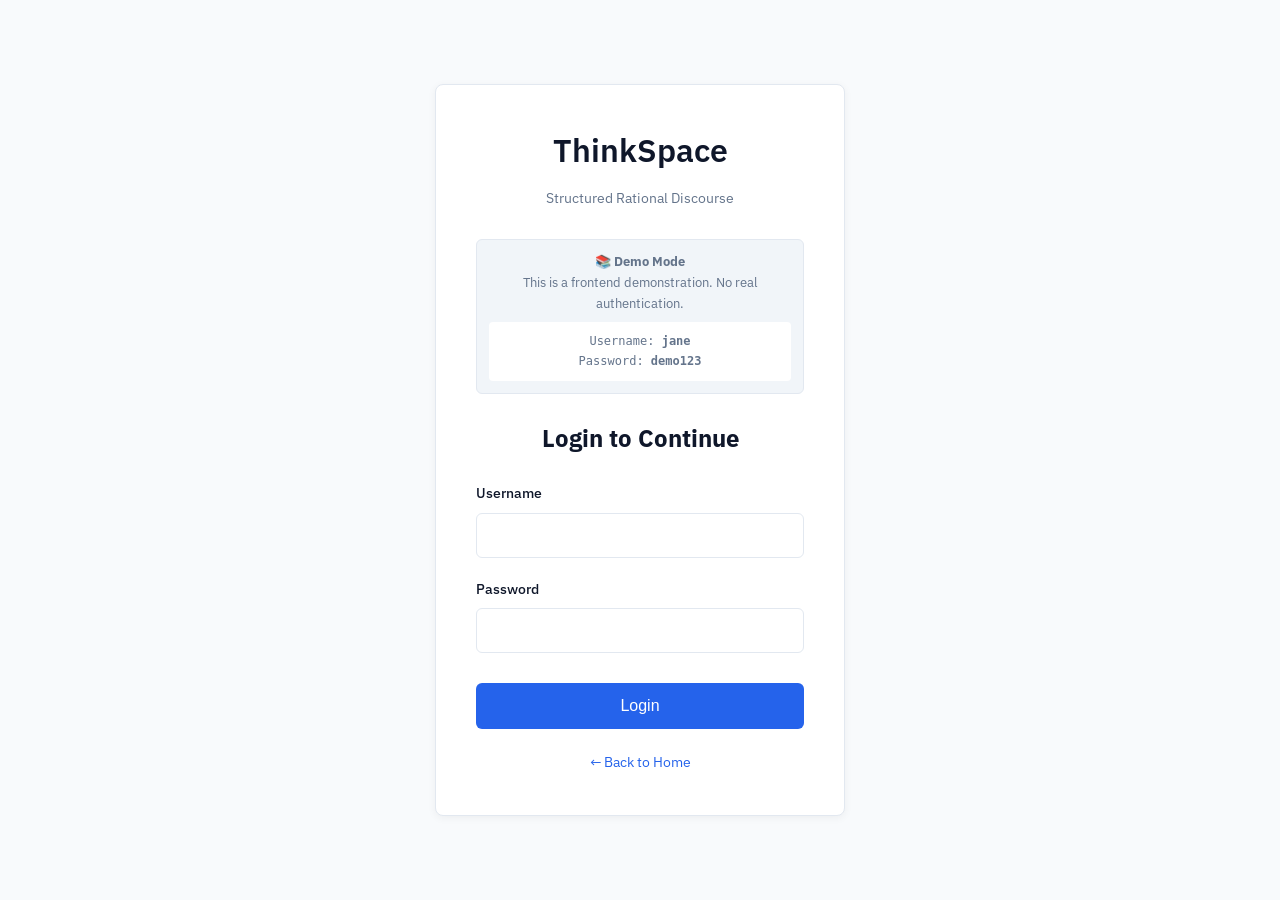
<file: index.html>
<!DOCTYPE html>
<html lang="en">
<head>
    <meta charset="UTF-8">
    <meta name="viewport" content="width=device-width, initial-scale=1.0">
    <title>Login - ThinkSpace</title>
    <link href="https://fonts.googleapis.com/css2?family=IBM+Plex+Sans:wght@400;500;600&display=swap" rel="stylesheet">
    <link rel="stylesheet" href="login-styles.css">
</head>
<body>
    <div class="login-container">
        <div class="login-card">
            <div class="logo-section">
                <div class="logo">ThinkSpace</div>
                <div class="logo-subtitle">Structured Rational Discourse</div>
            </div>

            <div class="demo-notice">
                <strong>📚 Demo Mode</strong><br>
                This is a frontend demonstration. No real authentication.
                <div class="demo-credentials">
                    Username: <strong>jane</strong><br>
                    Password: <strong>demo123</strong>
                </div>
            </div>

            <h2>Login to Continue</h2>

            <div class="error-message" id="errorMsg">
                Invalid username or password
            </div>

            <form id="loginForm">
                <div class="form-group">
                    <label for="username">Username</label>
                    <input type="text" id="username" name="username" required>
                </div>

                <div class="form-group">
                    <label for="password">Password</label>
                    <input type="password" id="password" name="password" required>
                </div>

                <button type="submit" class="login-btn">Login</button>
            </form>

            <div class="back-link">
                <a href="thinkspace.html">← Back to Home</a>
            </div>
        </div>
    </div>

    <script>
        const DEMO_USERS = {
            'jane': 'demo123',
            'admin': 'admin123'
        };

        window.onload = function() {
            const loggedInUser = localStorage.getItem('loggedInUser');
            if (loggedInUser) {
                window.location.href = 'profile.html';
            }
        };

        document.getElementById('loginForm').addEventListener('submit', function(e) {
            e.preventDefault();
            
            const username = document.getElementById('username').value.trim();
            const password = document.getElementById('password').value;
            const errorMsg = document.getElementById('errorMsg');

            if (DEMO_USERS[username] && DEMO_USERS[username] === password) {
                localStorage.setItem('loggedInUser', username);
                localStorage.setItem('loginTime', new Date().toISOString());
                
                window.location.href = 'profile.html';
            } else {
                errorMsg.classList.add('show');
                
                document.getElementById('loginForm').style.animation = 'shake 0.3s';
                setTimeout(() => {
                    document.getElementById('loginForm').style.animation = '';
                }, 300);
            }
        });

        document.getElementById('username').addEventListener('input', function() {
            document.getElementById('errorMsg').classList.remove('show');
        });

        document.getElementById('password').addEventListener('input', function() {
            document.getElementById('errorMsg').classList.remove('show');
        });
    </script>

    <style>
        @keyframes shake {
            0%, 100% { transform: translateX(0); }
            25% { transform: translateX(-10px); }
            75% { transform: translateX(10px); }
        }
    </style>
</body>
</html>
</file>
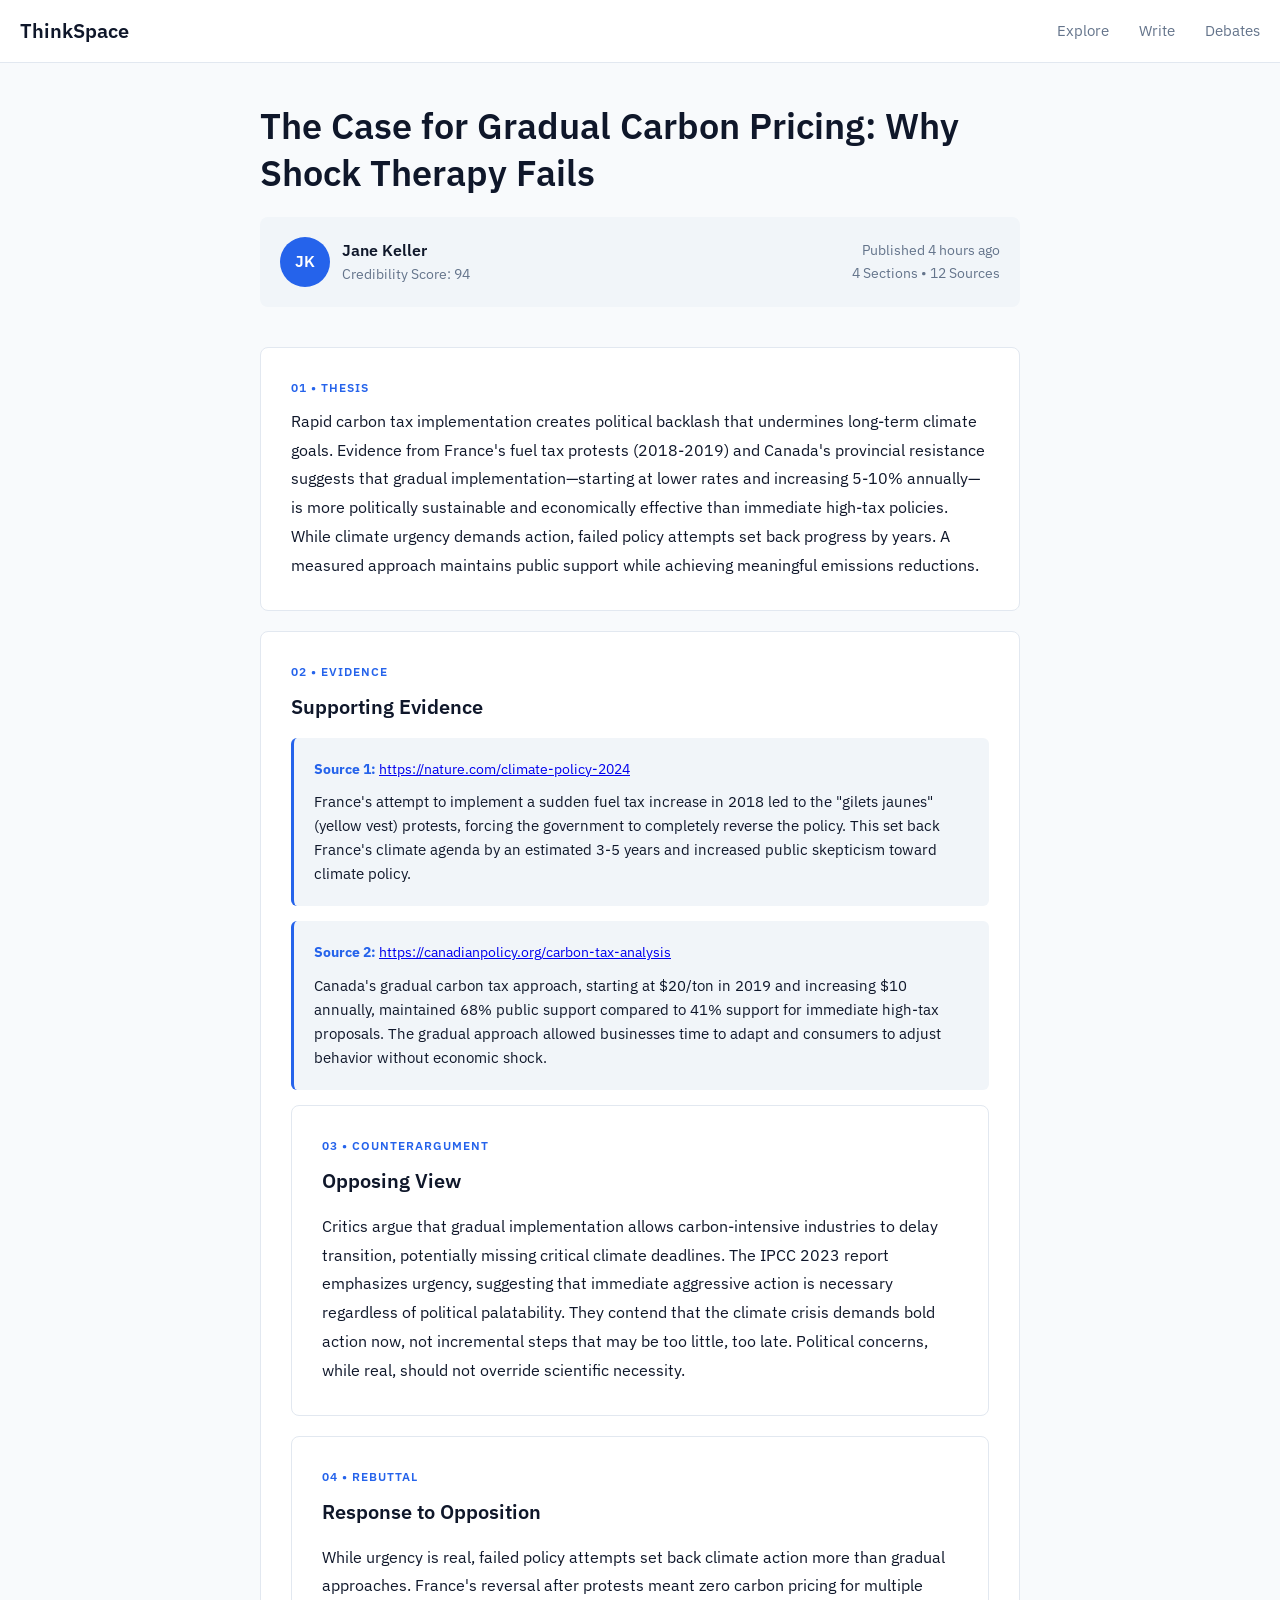
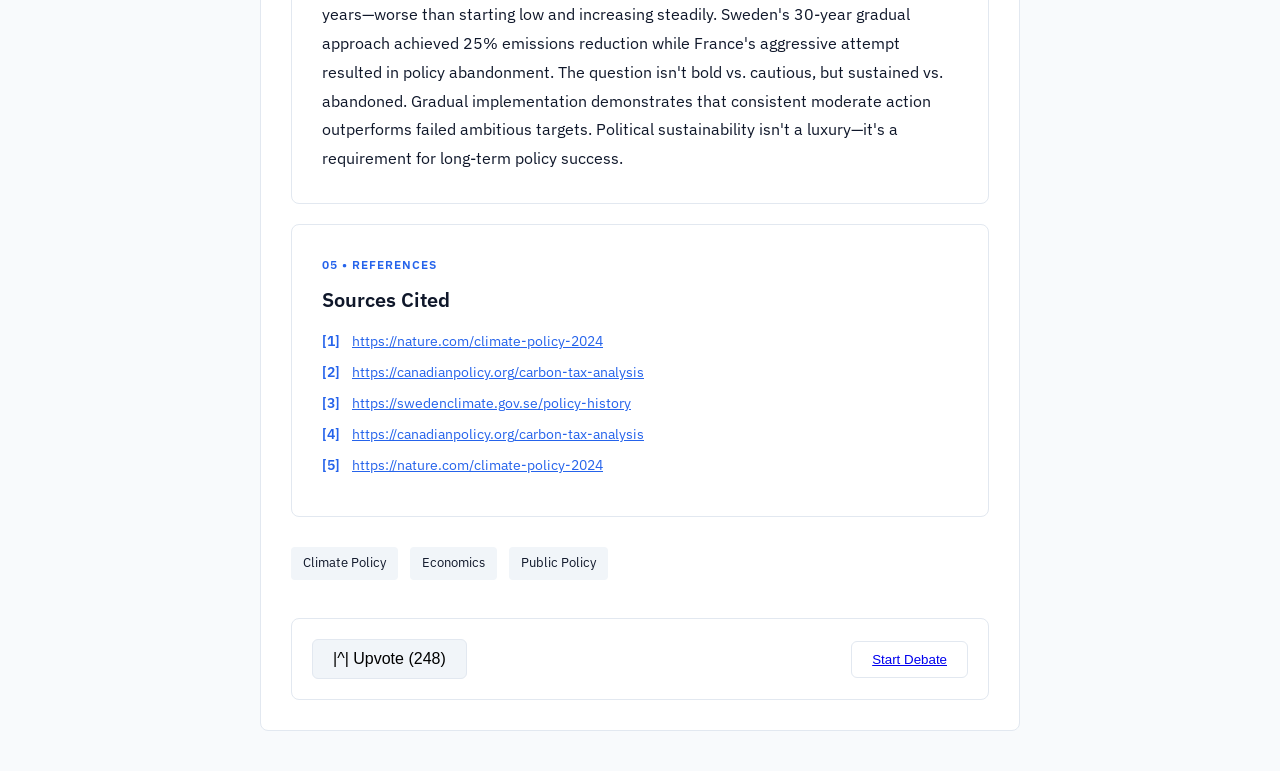
<file: article.html>
<!DOCTYPE html>
<html lang="en">
<head>
    <meta charset="UTF-8">
    <meta name="viewport" content="width=device-width, initial-scale=1.0">
    <title>Article - ThinkSpace</title>
    <link href="https://fonts.googleapis.com/css2?family=IBM+Plex+Sans:wght@400;500;600&display=swap" rel="stylesheet">
    <link rel="stylesheet" href="article-styles.css">
</head>
<body>
    <nav>
        <div class="nav-container">
            <a href="thinkspace.html" class="logo">ThinkSpace</a>
            <div class="nav-links">
                <a href="thinkspace.html">Explore</a>
                <a href="editor.html">Write</a>
                <a href="Debates.html">Debates</a>
            </div>
        </div>
    </nav>

    <div class="article-container">
        <div class="article-header">
            <h1 class="article-title">The Case for Gradual Carbon Pricing: Why Shock Therapy Fails</h1>
            
            <div class="article-meta">
                <div class="author-section">
                    <div class="author-avatar">JK</div>
                    <div>
                        <div class="author-name">Jane Keller</div>
                        <div class="author-cred">Credibility Score: 94</div>
                    </div>
                </div>
                <div class="article-stats">
                    <div>Published 4 hours ago</div>
                    <div>4 Sections • 12 Sources</div>
                </div>
            </div>
        </div>

        <div class="section">
            <div class="section-label">01 • Thesis</div>
            <div class="section-content">
                <p>Rapid carbon tax implementation creates political backlash that undermines long-term climate goals. Evidence from France's fuel tax protests (2018-2019) and Canada's provincial resistance suggests that gradual implementation—starting at lower rates and increasing 5-10% annually—is more politically sustainable and economically effective than immediate high-tax policies. While climate urgency demands action, failed policy attempts set back progress by years. A measured approach maintains public support while achieving meaningful emissions reductions.</p>
            </div>
        </div>

        <div class="section">
            <div class="section-label">02 • Evidence</div>
            <h2 class="section-title">Supporting Evidence</h2>
            
            <div class="evidence-block">
                <div class="evidence-source">
                    <strong>Source 1:</strong> <a href="#">https://nature.com/climate-policy-2024</a>
                </div>
                <div class="evidence-text">
                    France's attempt to implement a sudden fuel tax increase in 2018 led to the "gilets jaunes" (yellow vest) protests, forcing the government to completely reverse the policy. This set back France's climate agenda by an estimated 3-5 years and increased public skepticism toward climate policy.
                </div>
            </div>

            <div class="evidence-block">
                <div class="evidence-source">
                    <strong>Source 2:</strong> <a href="#">https://canadianpolicy.org/carbon-tax-analysis</a>
                </div>
                <div class="evidence-text">
                    Canada's gradual carbon tax approach, starting at $20/ton in 2019 and increasing $10 annually, maintained 68% public support compared to 41% support for immediate high-tax proposals. The gradual approach allowed businesses time to adapt and consumers to adjust behavior without economic shock.
                </div>
            </div>

        <div class="section">
            <div class="section-label">03 • Counterargument</div>
            <h2 class="section-title">Opposing View</h2>
            <div class="section-content">
                <p>Critics argue that gradual implementation allows carbon-intensive industries to delay transition, potentially missing critical climate deadlines. The IPCC 2023 report emphasizes urgency, suggesting that immediate aggressive action is necessary regardless of political palatability. They contend that the climate crisis demands bold action now, not incremental steps that may be too little, too late. Political concerns, while real, should not override scientific necessity.</p>
            </div>
        </div>

        <div class="section">
            <div class="section-label">04 • Rebuttal</div>
            <h2 class="section-title">Response to Opposition</h2>
            <div class="section-content">
                <p>While urgency is real, failed policy attempts set back climate action more than gradual approaches. France's reversal after protests meant zero carbon pricing for multiple years—worse than starting low and increasing steadily. Sweden's 30-year gradual approach achieved 25% emissions reduction while France's aggressive attempt resulted in policy abandonment. The question isn't bold vs. cautious, but sustained vs. abandoned. Gradual implementation demonstrates that consistent moderate action outperforms failed ambitious targets. Political sustainability isn't a luxury—it's a requirement for long-term policy success.</p>
            </div>
        </div>

        <div class="section">
            <div class="section-label">05 • References</div>
            <h2 class="section-title">Sources Cited</h2>
            <ol class="reference-list">
                <li><a href="#">https://nature.com/climate-policy-2024</a></li>
                <li><a href="#">https://canadianpolicy.org/carbon-tax-analysis</a></li>
                <li><a href="#">https://swedenclimate.gov.se/policy-history</a></li>
                <li><a href="#">https://canadianpolicy.org/carbon-tax-analysis</a></li>
                <li><a href="#">https://nature.com/climate-policy-2024</a></li>
            </ol>
        </div>

        <div class="tags-section">
            <span class="tag">Climate Policy</span>
            <span class="tag">Economics</span>
            <span class="tag">Public Policy</span>
        </div>

        <div class="action-bar">
            <button class="upvote-btn">|^| Upvote (248)</button>
            <button class="share-btn" id="debate"><a href="Debates.html">Start Debate</a></button>
        </div>
    </div>

    <script>
        document.getElementById('profileLink').addEventListener('click', function(e) {
            e.preventDefault();
            const loggedInUser = localStorage.getItem('loggedInUser');
            
            if (loggedInUser) {
                window.location.href = 'profile.html';
            } else {
                window.location.href = 'index..html';
            }
        });
    </script>
</body>
</html>
</file>
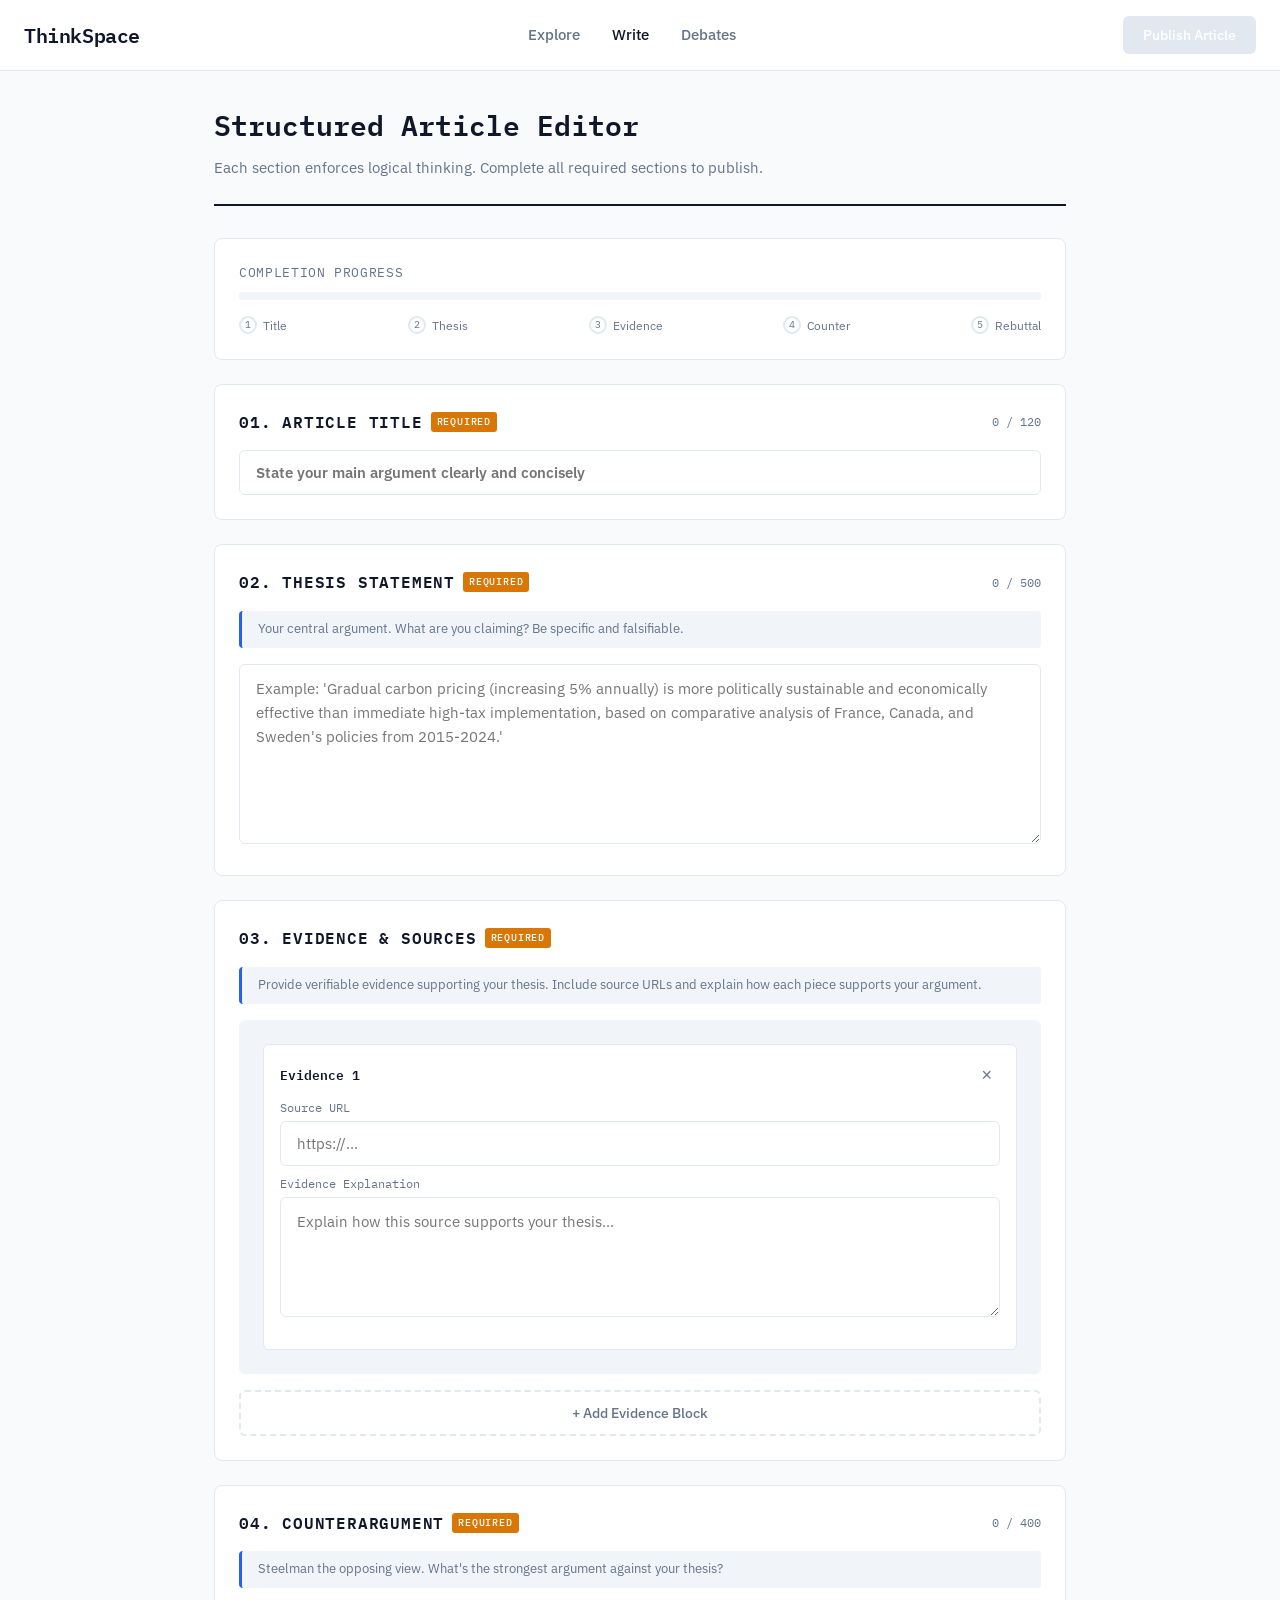
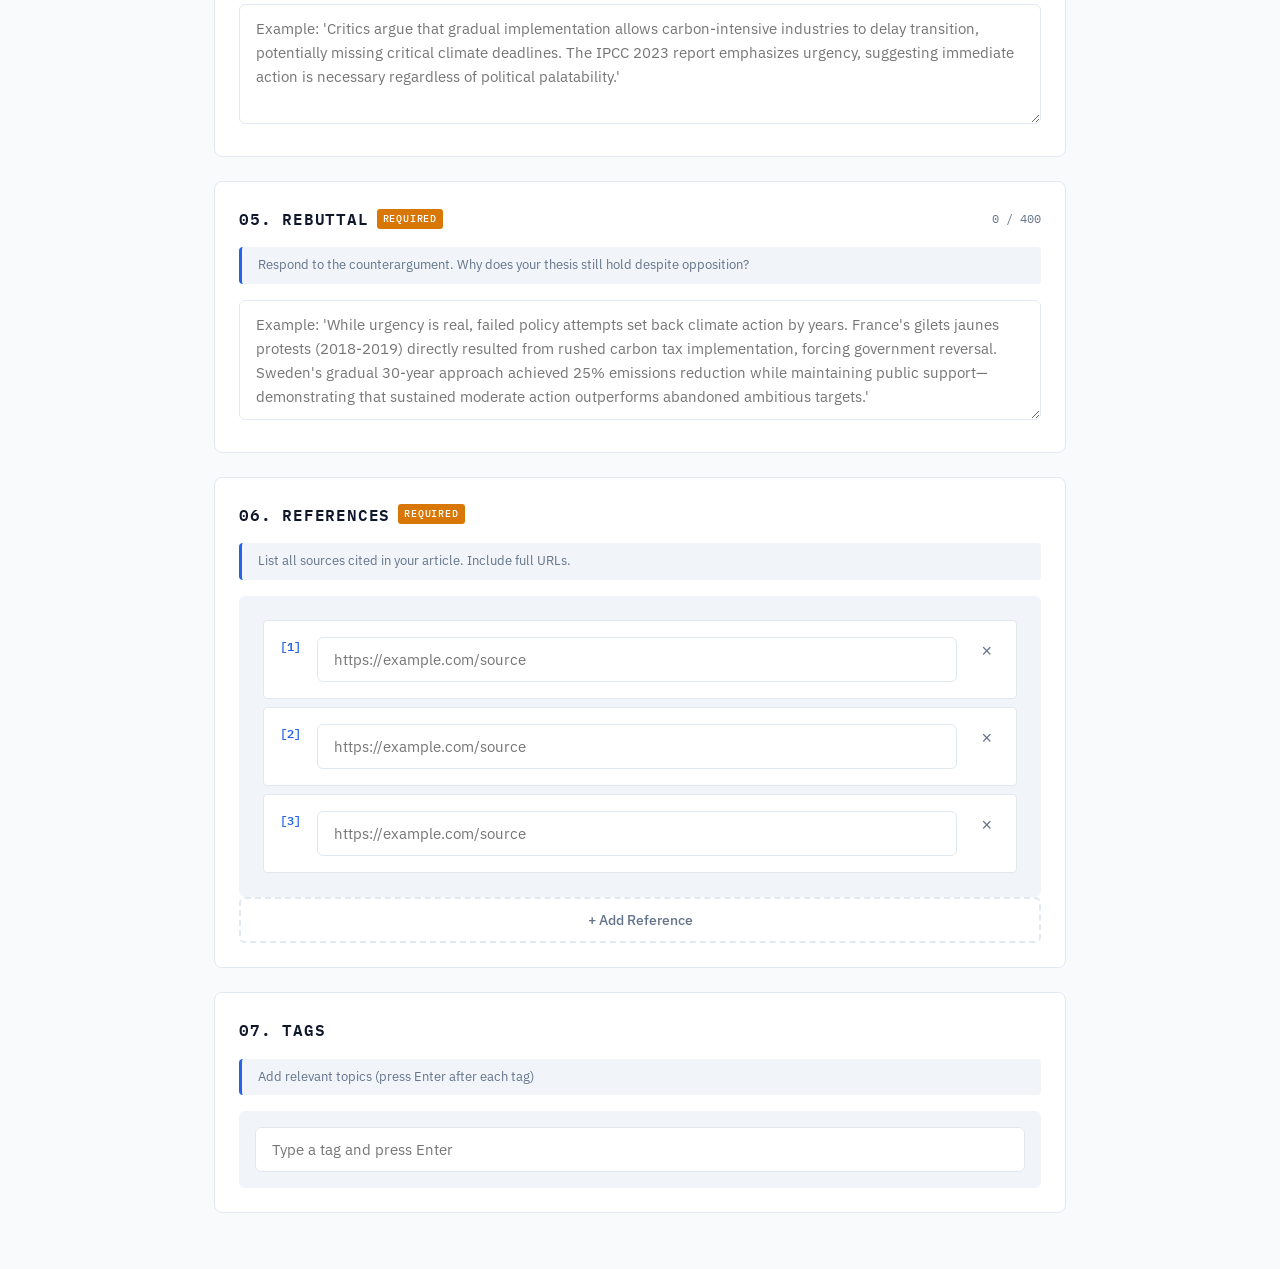
<file: editor.html>
<!DOCTYPE html>
<html lang="en">
<head>
    <meta charset="UTF-8">
    <meta name="viewport" content="width=device-width, initial-scale=1.0">
    <title>Write - ThinkSpace</title>
    <link rel="preconnect" href="https://fonts.googleapis.com">
    <link rel="preconnect" href="https://fonts.gstatic.com" crossorigin>
    <link href="https://fonts.googleapis.com/css2?family=IBM+Plex+Sans:wght@400;500;600&family=IBM+Plex+Mono:wght@400;500&display=swap" rel="stylesheet">
    <style>
        :root {
            --deep-slate: #0F172A;
            --soft-white: #F8FAFC;
            --muted-blue: #2563EB;
            --light-gray: #F1F5F9;
            --border-gray: #E2E8F0;
            --text-gray: #64748B;
            --success-green: #059669;
            --warning-amber: #D97706;
            --spacing-xs: 8px;
            --spacing-sm: 16px;
            --spacing-md: 24px;
            --spacing-lg: 32px;
        }

        * {
            margin: 0;
            padding: 0;
            box-sizing: border-box;
        }

        body {
            font-family: 'IBM Plex Sans', -apple-system, sans-serif;
            background: var(--soft-white);
            color: var(--deep-slate);
            line-height: 1.6;
        }

        

        nav {
            background: white;
            border-bottom: 1px solid var(--border-gray);
            padding: var(--spacing-sm) 0;
        }

        .nav-container {
            max-width: 1400px;
            margin: 0 auto;
            padding: 0 var(--spacing-md);
            display: flex;
            justify-content: space-between;
            align-items: center;
        }

        .logo {
            font-size: 20px;
            font-weight: 600;
            color: var(--deep-slate);
            letter-spacing: -0.02em;
            font-family: 'IBM Plex Mono', monospace;
        }

        .nav-links {
            display: flex;
            gap: var(--spacing-lg);
            align-items: center;
        }

        .nav-links a {
            color: var(--text-gray);
            text-decoration: none;
            font-size: 15px;
            font-weight: 500;
            transition: color 0.2s;
        }

        .nav-links a:hover,
        .nav-links a.active {
            color: var(--deep-slate);
        }

        .nav-right {
            display: flex;
            gap: var(--spacing-sm);
            align-items: center;
        }

        .save-btn {
            background: var(--muted-blue);
            color: white;
            border: none;
            padding: 10px 20px;
            border-radius: 6px;
            font-weight: 500;
            cursor: pointer;
            transition: all 0.2s;
            font-family: 'IBM Plex Sans', sans-serif;
            font-size: 14px;
        }

        .save-btn:hover {
            background: #1e40af;
            transform: translateY(-1px);
        }

        .save-btn:disabled {
            background: var(--border-gray);
            cursor: not-allowed;
            transform: none;
        }

        

        .editor-container {
            max-width: 900px;
            margin: 0 auto;
            padding: var(--spacing-lg) var(--spacing-md);
        }

        
        .editor-header {
            margin-bottom: var(--spacing-lg);
            padding-bottom: var(--spacing-md);
            border-bottom: 2px solid var(--deep-slate);
        }

        .editor-title {
            font-size: 28px;
            font-weight: 600;
            color: var(--deep-slate);
            margin-bottom: var(--spacing-xs);
            font-family: 'IBM Plex Mono', monospace;
        }

        .editor-subtitle {
            color: var(--text-gray);
            font-size: 15px;
        }

        


        .progress-container {
            background: white;
            border: 1px solid var(--border-gray);
            border-radius: 8px;
            padding: var(--spacing-md);
            margin-bottom: var(--spacing-md);
        }

        .progress-label {
            font-size: 13px;
            color: var(--text-gray);
            margin-bottom: var(--spacing-xs);
            font-family: 'IBM Plex Mono', monospace;
            text-transform: uppercase;
            letter-spacing: 0.05em;
        }

        .progress-bar {
            height: 8px;
            background: var(--light-gray);
            border-radius: 4px;
            overflow: hidden;
        }

        .progress-fill {
            height: 100%;
            background: var(--muted-blue);
            width: 0%;
            transition: width 0.3s ease;
        }

        .progress-steps {
            display: flex;
            justify-content: space-between;
            margin-top: var(--spacing-sm);
            font-size: 12px;
        }

        .step {
            color: var(--text-gray);
            display: flex;
            align-items: center;
            gap: 6px;
        }

        .step.complete {
            color: var(--success-green);
        }

        .step-icon {
            width: 18px;
            height: 18px;
            border-radius: 50%;
            border: 2px solid var(--border-gray);
            display: flex;
            align-items: center;
            justify-content: center;
            font-size: 10px;
        }

        .step.complete .step-icon {
            background: var(--success-green);
            border-color: var(--success-green);
            color: white;
        }

        

        .section-card {
            background: white;
            border: 1px solid var(--border-gray);
            border-radius: 8px;
            padding: var(--spacing-md);
            margin-bottom: var(--spacing-md);
            transition: all 0.3s;
        }

        .section-card.focused {
            border-color: var(--muted-blue);
            box-shadow: 0 4px 12px rgba(37, 99, 235, 0.1);
        }

        .section-header {
            display: flex;
            justify-content: space-between;
            align-items: center;
            margin-bottom: var(--spacing-sm);
        }

        .section-title {
            font-size: 16px;
            font-weight: 600;
            color: var(--deep-slate);
            font-family: 'IBM Plex Mono', monospace;
            text-transform: uppercase;
            letter-spacing: 0.05em;
            display: flex;
            align-items: center;
            gap: 8px;
        }

        .required-badge {
            background: var(--warning-amber);
            color: white;
            font-size: 10px;
            padding: 2px 6px;
            border-radius: 3px;
            font-weight: 500;
        }

        .char-count {
            font-size: 12px;
            color: var(--text-gray);
            font-family: 'IBM Plex Mono', monospace;
        }

        .section-description {
            font-size: 13px;
            color: var(--text-gray);
            margin-bottom: var(--spacing-sm);
            background: var(--light-gray);
            padding: var(--spacing-xs) var(--spacing-sm);
            border-radius: 4px;
            border-left: 3px solid var(--muted-blue);
        }

        

        input[type="text"],
        textarea {
            width: 100%;
            padding: 12px 16px;
            border: 1px solid var(--border-gray);
            border-radius: 6px;
            font-family: 'IBM Plex Sans', sans-serif;
            font-size: 15px;
            color: var(--deep-slate);
            background: white;
            transition: all 0.2s;
            resize: vertical;
        }

        input[type="text"]:focus,
        textarea:focus {
            outline: none;
            border-color: var(--muted-blue);
            box-shadow: 0 0 0 3px rgba(37, 99, 235, 0.1);
        }

        .input-large {
            font-size: 20px;
            font-weight: 600;
            padding: 16px;
        }

        textarea {
            min-height: 120px;
            line-height: 1.6;
        }

        textarea.tall {
            min-height: 180px;
        }

        
        .evidence-container {
            background: var(--light-gray);
            padding: var(--spacing-md);
            border-radius: 6px;
            margin-bottom: var(--spacing-sm);
        }

        .evidence-block {
            background: white;
            padding: var(--spacing-sm);
            border-radius: 6px;
            border: 1px solid var(--border-gray);
            margin-bottom: var(--spacing-sm);
        }

        .evidence-block:last-child {
            margin-bottom: 0;
        }

        .evidence-header {
            display: flex;
            justify-content: space-between;
            align-items: center;
            margin-bottom: var(--spacing-xs);
        }

        .evidence-label {
            font-size: 13px;
            font-weight: 600;
            color: var(--deep-slate);
            font-family: 'IBM Plex Mono', monospace;
        }

        .remove-btn {
            background: none;
            border: none;
            color: var(--text-gray);
            cursor: pointer;
            font-size: 18px;
            padding: 4px 8px;
            transition: color 0.2s;
        }

        .remove-btn:hover {
            color: #dc2626;
        }

        .input-group {
            margin-bottom: var(--spacing-xs);
        }

        .input-label {
            font-size: 12px;
            color: var(--text-gray);
            margin-bottom: 4px;
            display: block;
            font-family: 'IBM Plex Mono', monospace;
        }

        .add-btn {
            width: 100%;
            padding: 12px;
            background: white;
            border: 2px dashed var(--border-gray);
            border-radius: 6px;
            color: var(--text-gray);
            cursor: pointer;
            font-family: 'IBM Plex Sans', sans-serif;
            font-size: 14px;
            font-weight: 500;
            transition: all 0.2s;
        }

        .add-btn:hover {
            border-color: var(--muted-blue);
            color: var(--muted-blue);
            background: var(--light-gray);
        }

        
        .reference-list {
            background: var(--light-gray);
            padding: var(--spacing-md);
            border-radius: 6px;
        }

        .reference-item {
            background: white;
            padding: var(--spacing-sm);
            border-radius: 4px;
            border: 1px solid var(--border-gray);
            margin-bottom: var(--spacing-xs);
            display: flex;
            gap: var(--spacing-sm);
            align-items: flex-start;
        }

        .reference-item:last-child {
            margin-bottom: 0;
        }

        .reference-number {
            font-family: 'IBM Plex Mono', monospace;
            font-weight: 600;
            color: var(--muted-blue);
            font-size: 12px;
            min-width: 20px;
        }

        .reference-input {
            flex: 1;
        }

        
        .tag-container {
            display: flex;
            flex-wrap: wrap;
            gap: var(--spacing-xs);
            padding: var(--spacing-sm);
            background: var(--light-gray);
            border-radius: 6px;
            min-height: 50px;
            align-items: flex-start;
        }

        .tag-item {
            background: white;
            padding: 6px 12px;
            border-radius: 4px;
            border: 1px solid var(--border-gray);
            font-size: 13px;
            display: flex;
            align-items: center;
            gap: 8px;
        }

        .tag-remove {
            cursor: pointer;
            color: var(--text-gray);
            font-size: 16px;
            line-height: 1;
        }

        .tag-remove:hover {
            color: #dc2626;
        }

        .tag-input {
            flex: 1;
            border: none;
            background: transparent;
            padding: 6px 12px;
            font-family: 'IBM Plex Sans', sans-serif;
            min-width: 120px;
        }

        .tag-input:focus {
            outline: none;
        }

        
        .validation-message {
            font-size: 12px;
            color: #dc2626;
            margin-top: 4px;
            display: none;
        }

        .validation-message.show {
            display: block;
        }

        @media (max-width: 768px) {
            .editor-container {
                padding: var(--spacing-sm);
            }
        }
    </style>
</head>
<body>
    
    <nav>
        <div class="nav-container">
            <div class="logo">ThinkSpace</div>
            <div class="nav-links">
                <a href="thinkspace.html">Explore</a>
                <a href="editor.html" class="active">Write</a>
                <a href="#">Debates</a>
            </div>
            <div class="nav-right">
                <button class="save-btn" id="saveBtn">Publish Article</button>
            </div>
        </div>
    </nav>

    <div class="editor-container">
        <div class="editor-header">
            <h1 class="editor-title">Structured Article Editor</h1>
            <p class="editor-subtitle">Each section enforces logical thinking. Complete all required sections to publish.</p>
        </div>


        <div class="progress-container">
            <div class="progress-label">Completion Progress</div>
            <div class="progress-bar">
                <div class="progress-fill" id="progressFill"></div>
            </div>
            <div class="progress-steps">
                <div class="step" id="step1">
                    <span class="step-icon">1</span>
                    <span>Title</span>
                </div>
                <div class="step" id="step2">
                    <span class="step-icon">2</span>
                    <span>Thesis</span>
                </div>
                <div class="step" id="step3">
                    <span class="step-icon">3</span>
                    <span>Evidence</span>
                </div>
                <div class="step" id="step4">
                    <span class="step-icon">4</span>
                    <span>Counter</span>
                </div>
                <div class="step" id="step5">
                    <span class="step-icon">5</span>
                    <span>Rebuttal</span>
                </div>
            </div>
        </div>

        
        <div class="section-card" id="titleSection">
            <div class="section-header">
                <div class="section-title">
                    01. Article Title
                    <span class="required-badge">Required</span>
                </div>
                <span class="char-count" id="titleCount">0 / 120</span>
            </div>
            <input 
                type="text" 
                class="input-large" 
                id="titleInput"
                placeholder="State your main argument clearly and concisely"
                maxlength="120"
            >
            <div class="validation-message" id="titleError">Title must be at least 20 characters</div>
        </div>

        
        <div class="section-card" id="thesisSection">
            <div class="section-header">
                <div class="section-title">
                    02. Thesis Statement
                    <span class="required-badge">Required</span>
                </div>
                <span class="char-count" id="thesisCount">0 / 500</span>
            </div>
            <div class="section-description">
                Your central argument. What are you claiming? Be specific and falsifiable.
            </div>
            <textarea 
                id="thesisInput" 
                class="tall"
                placeholder="Example: 'Gradual carbon pricing (increasing 5% annually) is more politically sustainable and economically effective than immediate high-tax implementation, based on comparative analysis of France, Canada, and Sweden's policies from 2015-2024.'"
                maxlength="500"
            ></textarea>
            <div class="validation-message" id="thesisError">Thesis must be at least 100 characters</div>
        </div>

        
        <div class="section-card" id="evidenceSection">
            <div class="section-header">
                <div class="section-title">
                    03. Evidence & Sources
                    <span class="required-badge">Required</span>
                </div>
            </div>
            <div class="section-description">
                Provide verifiable evidence supporting your thesis. Include source URLs and explain how each piece supports your argument.
            </div>
            <div class="evidence-container" id="evidenceContainer">
                <!-- Evidence blocks will be added here dynamically -->
            </div>
            <button class="add-btn" onclick="addEvidenceBlock()">+ Add Evidence Block</button>
            <div class="validation-message" id="evidenceError">Add at least 2 evidence blocks</div>
        </div>


        <div class="section-card" id="counterSection">
            <div class="section-header">
                <div class="section-title">
                    04. Counterargument
                    <span class="required-badge">Required</span>
                </div>
                <span class="char-count" id="counterCount">0 / 400</span>
            </div>
            <div class="section-description">
                Steelman the opposing view. What's the strongest argument against your thesis?
            </div>
            <textarea 
                id="counterInput"
                placeholder="Example: 'Critics argue that gradual implementation allows carbon-intensive industries to delay transition, potentially missing critical climate deadlines. The IPCC 2023 report emphasizes urgency, suggesting immediate action is necessary regardless of political palatability.'"
                maxlength="400"
            ></textarea>
            <div class="validation-message" id="counterError">Counterargument must be at least 80 characters</div>
        </div>

        

        <div class="section-card" id="rebuttalSection">
            <div class="section-header">
                <div class="section-title">
                    05. Rebuttal
                    <span class="required-badge">Required</span>
                </div>
                <span class="char-count" id="rebuttalCount">0 / 400</span>
            </div>
            <div class="section-description">
                Respond to the counterargument. Why does your thesis still hold despite opposition?
            </div>
            <textarea 
                id="rebuttalInput"
                placeholder="Example: 'While urgency is real, failed policy attempts set back climate action by years. France's gilets jaunes protests (2018-2019) directly resulted from rushed carbon tax implementation, forcing government reversal. Sweden's gradual 30-year approach achieved 25% emissions reduction while maintaining public support—demonstrating that sustained moderate action outperforms abandoned ambitious targets.'"
                maxlength="400"
            ></textarea>
            <div class="validation-message" id="rebuttalError">Rebuttal must be at least 80 characters</div>
        </div>

        
        
        <div class="section-card" id="referencesSection">
            <div class="section-header">
                <div class="section-title">
                    06. References
                    <span class="required-badge">Required</span>
                </div>
            </div>
            <div class="section-description">
                List all sources cited in your article. Include full URLs.
            </div>
            <div class="reference-list" id="referenceList">
                <!-- References, added here -->
            </div>
            <button class="add-btn" onclick="addReference()">+ Add Reference</button>
            <div class="validation-message" id="referencesError">Add at least 3 references</div>
        </div>


        <div class="section-card">
            <div class="section-header">
                <div class="section-title">07. Tags</div>
            </div>
            <div class="section-description">
                Add relevant topics (press Enter after each tag)
            </div>
            <div class="tag-container" id="tagContainer">
                <input 
                    type="text" 
                    class="tag-input" 
                    id="tagInput"
                    placeholder="Type a tag and press Enter"
                >
            </div>
        </div>
    </div>

    <script>
        // State management
        let evidenceCount = 0;
        let referenceCount = 0;
        let tags = [];

        window.onload = function() {
            addEvidenceBlock();
            addReference();
            addReference();
            addReference();
            updateProgress();
        };

        document.getElementById('titleInput').addEventListener('input', function(e) {
            document.getElementById('titleCount').textContent = e.target.value.length + ' / 120';
            updateProgress();
        });

        document.getElementById('thesisInput').addEventListener('input', function(e) {
            document.getElementById('thesisCount').textContent = e.target.value.length + ' / 500';
            updateProgress();
        });

        document.getElementById('counterInput').addEventListener('input', function(e) {
            document.getElementById('counterCount').textContent = e.target.value.length + ' / 400';
            updateProgress();
        });

        document.getElementById('rebuttalInput').addEventListener('input', function(e) {
            document.getElementById('rebuttalCount').textContent = e.target.value.length + ' / 400';
            updateProgress();
        });

        // Add evidence block
        function addEvidenceBlock() {
            evidenceCount++;
            const container = document.getElementById('evidenceContainer');
            const block = document.createElement('div');
            block.className = 'evidence-block';
            block.innerHTML = `
                <div class="evidence-header">
                    <span class="evidence-label">Evidence ${evidenceCount}</span>
                    <button class="remove-btn" onclick="removeEvidenceBlock(this)">×</button>
                </div>
                <div class="input-group">
                    <label class="input-label">Source URL</label>
                    <input type="text" placeholder="https://..." onchange="updateProgress()">
                </div>
                <div class="input-group">
                    <label class="input-label">Evidence Explanation</label>
                    <textarea placeholder="Explain how this source supports your thesis..." onchange="updateProgress()"></textarea>
                </div>
            `;
            container.appendChild(block);
            updateProgress();
        }

        function removeEvidenceBlock(btn) {
            if (document.querySelectorAll('.evidence-block').length > 1) {
                btn.closest('.evidence-block').remove();
                updateProgress();
            }
        }

        function addReference() {
            referenceCount++;
            const container = document.getElementById('referenceList');
            const ref = document.createElement('div');
            ref.className = 'reference-item';
            ref.innerHTML = `
                <span class="reference-number">[${referenceCount}]</span>
                <input type="text" class="reference-input" placeholder="https://example.com/source" onchange="updateProgress()">
                <button class="remove-btn" onclick="removeReference(this)">×</button>
            `;
            container.appendChild(ref);
            updateProgress();
        }

        function removeReference(btn) {
            if (document.querySelectorAll('.reference-item').length > 1) {
                btn.closest('.reference-item').remove();
                renumberReferences();
                updateProgress();
            }
        }

        function renumberReferences() {
            const refs = document.querySelectorAll('.reference-number');
            refs.forEach((ref, index) => {
                ref.textContent = `[${index + 1}]`;
            });
            referenceCount = refs.length;
        }

        

        function validateURL(url) {
            // Check if URL starts with http:// or https:// 
            const urlPattern = /^https?:\/\/.+\..+/;
            return urlPattern.test(url);
        }

        document.addEventListener('input', function(e) {
            if (e.target.type === 'text' && 
                (e.target.placeholder.includes('https://') || 
                 e.target.classList.contains('reference-input'))) {
                
                const url = e.target.value.trim();
                
                if (url.length > 0) {
                    if (validateURL(url)) {
                        e.target.style.borderColor = '#059669';
                        e.target.style.borderWidth = '2px';
                    } else {
                        e.target.style.borderColor = '#dc2626';
                        e.target.style.borderWidth = '2px';
                    }
                } else {
                    e.target.style.borderColor = '#E2E8F0';
                    e.target.style.borderWidth = '1px';
                }
            }
        });


        // Tag handling
        document.getElementById('tagInput').addEventListener('keypress', function(e) {
            if (e.key === 'Enter') {
                e.preventDefault();
                const value = this.value.trim();
                if (value && !tags.includes(value)) {
                    tags.push(value);
                    addTag(value);
                    this.value = '';
                }
            }
        });

        function addTag(value) {
            const container = document.getElementById('tagContainer');
            const tagInput = document.getElementById('tagInput');
            const tag = document.createElement('div');
            tag.className = 'tag-item';
            tag.innerHTML = `
                <span>${value}</span>
                <span class="tag-remove" onclick="removeTag(this, '${value}')">×</span>
            `;
            container.insertBefore(tag, tagInput);
        }

        function removeTag(btn, value) {
            tags = tags.filter(t => t !== value);
            btn.closest('.tag-item').remove();
        }

        // Progress tracking
        function updateProgress() {
            const title = document.getElementById('titleInput').value;
            const thesis = document.getElementById('thesisInput').value;
            const evidenceBlocks = document.querySelectorAll('.evidence-block');
            const counter = document.getElementById('counterInput').value;
            const rebuttal = document.getElementById('rebuttalInput').value;
            const references = document.querySelectorAll('.reference-input');

            let completed = 0;
            const steps = ['step1', 'step2', 'step3', 'step4', 'step5'];

            // Check title
            if (title.length >= 20) {
                completed++;
                document.getElementById('step1').classList.add('complete');
            } else {
                document.getElementById('step1').classList.remove('complete');
            }

            // Check thesis
            if (thesis.length >= 100) {
                completed++;
                document.getElementById('step2').classList.add('complete');
            } else {
                document.getElementById('step2').classList.remove('complete');
            }

            // Check evidence
            let evidenceFilled = 0;
            evidenceBlocks.forEach(block => {
                const url = block.querySelector('input[type="text"]').value;
                const explanation = block.querySelector('textarea').value;
                if (url.length > 0 && explanation.length >= 50) {
                    evidenceFilled++;
                }
            });
            if (evidenceFilled >= 2) {
                completed++;
                document.getElementById('step3').classList.add('complete');
            } else {
                document.getElementById('step3').classList.remove('complete');
            }

            // Check counterargument
            if (counter.length >= 80) {
                completed++;
                document.getElementById('step4').classList.add('complete');
            } else {
                document.getElementById('step4').classList.remove('complete');
            }

            // Check rebuttal
            if (rebuttal.length >= 80) {
                completed++;
                document.getElementById('step5').classList.add('complete');
            } else {
                document.getElementById('step5').classList.remove('complete');
            }

            // Update progress bar
            const percentage = (completed / 5) * 100;
            document.getElementById('progressFill').style.width = percentage + '%';

            // Enable/disable save button
            const saveBtn = document.getElementById('saveBtn');
            if (completed === 5) {
                saveBtn.disabled = false;
            } else {
                saveBtn.disabled = true;
            }
        }

        // Save functionality
        document.getElementById('saveBtn').addEventListener('click', function() {
            alert('Article structure validated! In the full version, this would save to database.\n\nYour structured article is ready for publication.');
        });

        // Focus effects
        document.querySelectorAll('input, textarea').forEach(element => {
            element.addEventListener('focus', function() {
                this.closest('.section-card').classList.add('focused');
            });
            element.addEventListener('blur', function() {
                this.closest('.section-card').classList.remove('focused');
            });
        });

        document.getElementById('profileLink').addEventListener('click', function(e) {
            e.preventDefault();
            const loggedInUser = localStorage.getItem('loggedInUser');
            
            if (loggedInUser) {
                window.location.href = 'profile.html';
            } else {
                window.location.href = 'index.html';
            }
        });
    </script>
</body>
</html>
</file>
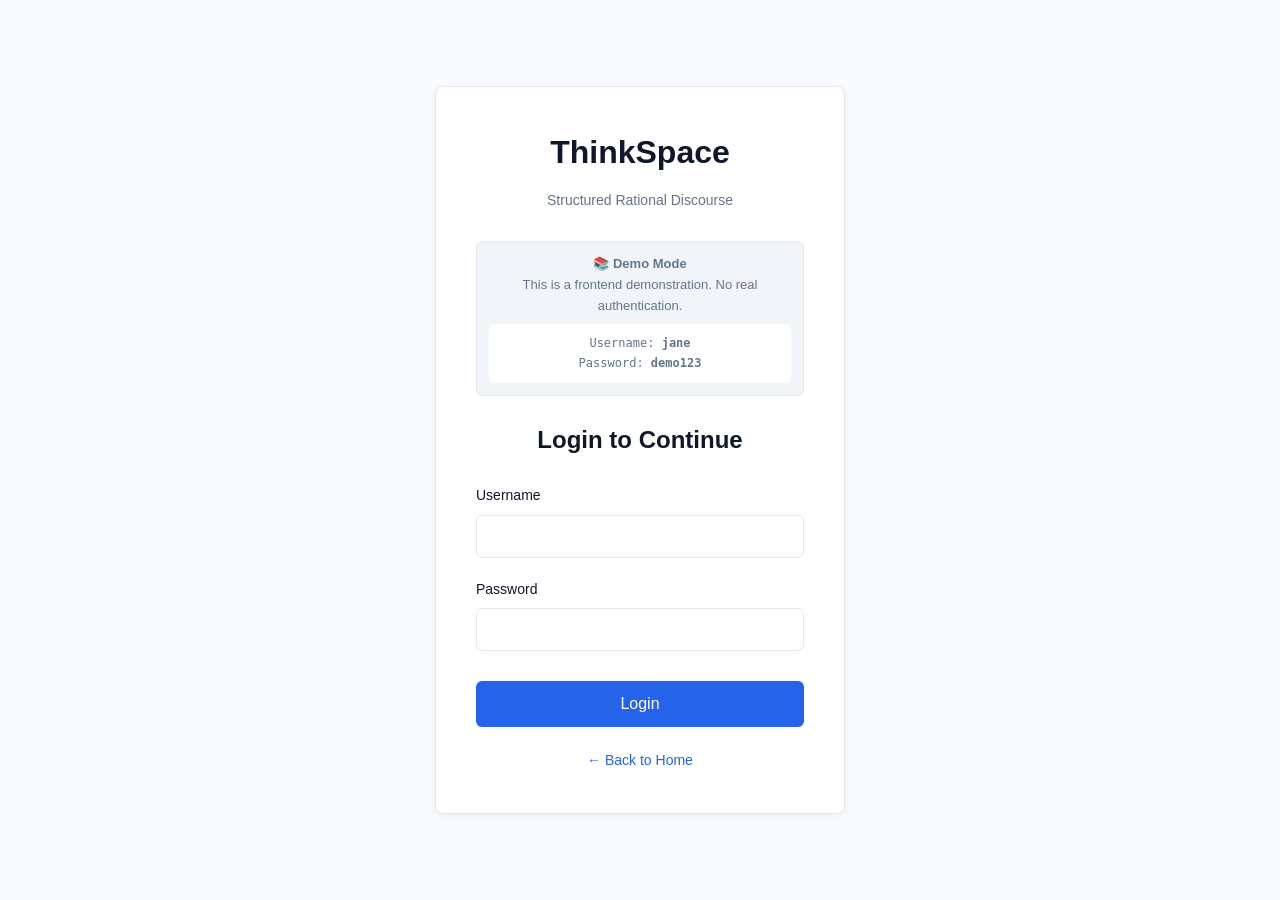
<file: profile.html>
<!DOCTYPE html>
<html lang="en">
<head>
    <meta charset="UTF-8">
    <meta name="viewport" content="width=device-width, initial-scale=1.0">
    <title>Profile - ThinkSpace</title>
    <link href="https://fonts.googleapis.com/css2?family=IBM+Plex+Sans:wght@400;500;600&display=swap" rel="stylesheet">
    <link rel="stylesheet" href="profile-styles.css">
</head>

<body>
    <nav>
        <div class="nav-container">
            <a href="thinkspace.html" class="logo">ThinkSpace</a>
            <div class="nav-links">
                <a href="thinkspace.html">Explore</a>
                <a href="editor.html">Write</a>
                <a href="Debates.html">Debates</a>
                <a href="profile.html">Profile</a>
            </div>
            <div style="margin-left: auto;">
                <button id="logoutBtn" style="background: #dc2626; color: white; border: none; padding: 8px 16px; border-radius: 6px; cursor: pointer; display: none;">Logout</button>
            </div>
        </div>
    </nav>

    <div class="profile-container">
        <div class="profile-header">
            <div class="profile-top">
                <div class="profile-avatar">JK</div>
                <div class="profile-info">
                    <h1>Jane Keller</h1>
                    <p class="profile-bio">Climate economist focused on policy implementation and political sustainability. Writing about evidence-based approaches to environmental challenges.</p>
                    <p class="profile-joined">Joined March 2025</p>
                </div>
            </div>

            <div class="stats-grid">
                <div class="stat-card">
                    <div class="stat-number">94</div>
                    <div class="stat-label">Credibility Score</div>
                </div>
                <div class="stat-card">
                    <div class="stat-number">12</div>
                    <div class="stat-label">Articles Published</div>
                </div>
                <div class="stat-card">
                    <div class="stat-number">4.2</div>
                    <div class="stat-label">Avg Sections</div>
                </div>
            </div>
        </div>

        <div class="articles-section">
            <h2 class="section-title">Published Articles</h2>
            
            <div class="article-list">

                <div class="article-item" onclick="window.location.href='article.html'">
                    <h3 class="article-item-title">The Case for Gradual Carbon Pricing: Why Shock Therapy Fails</h3>
                    <p class="article-item-excerpt">Rapid carbon tax implementation creates political backlash that undermines long-term climate goals. Evidence from France's fuel tax protests and Canada's provincial resistance suggests gradual implementation is more sustainable.</p>
                    <div class="article-item-meta">
                        <span>4 hours ago</span>
                        <span>4 Sections</span>
                        <span>12 Sources</span>
                        <span>⬆ 248</span>
                    </div>
                    <div class="article-item-tags">
                        <span class="tag">Climate Policy</span>
                        <span class="tag">Economics</span>
                    </div>
                </div>

                <div class="article-item">
                    <h3 class="article-item-title">Renewable Energy Storage: The Missing Piece in Climate Solutions</h3>
                    <p class="article-item-excerpt">Solar and wind alone cannot solve climate change without breakthrough storage technology. Current battery limitations and grid stability challenges require immediate research investment.</p>
                    <div class="article-item-meta">
                        <span>2 days ago</span>
                        <span>5 Sections</span>
                        <span>15 Sources</span>
                        <span>⬆ 187</span>
                    </div>
                    <div class="article-item-tags">
                        <span class="tag">Technology</span>
                        <span class="tag">Energy</span>
                    </div>
                </div>

                <div class="article-item">
                    <h3 class="article-item-title">Carbon Offsets: Effective Tool or Corporate Greenwashing?</h3>
                    <p class="article-item-excerpt">Analysis of carbon offset programs reveals significant verification challenges. While some projects deliver real climate benefits, many lack proper monitoring and additionality proof.</p>
                    <div class="article-item-meta">
                        <span>5 days ago</span>
                        <span>4 Sections</span>
                        <span>10 Sources</span>
                        <span>⬆ 156</span>
                    </div>
                    <div class="article-item-tags">
                        <span class="tag">Climate Policy</span>
                        <span class="tag">Business</span>
                    </div>
                </div>
            </div>
        </div>
    </div>



    <script>
        // Checking, user is logged in
        window.onload = function() {
            const loggedInUser = localStorage.getItem('loggedInUser');
            
            if (!loggedInUser) {
                // Not logged in, redirect to login page
                window.location.href = 'index.html';
            } else {
                document.getElementById('logoutBtn').style.display = 'block';
            }
        };

        document.getElementById('logoutBtn').addEventListener('click', function() {
            localStorage.removeItem('loggedInUser');
            localStorage.removeItem('loginTime');
            
            window.location.href = 'index.html';
        });
    </script>
</body>
</html>
</file>
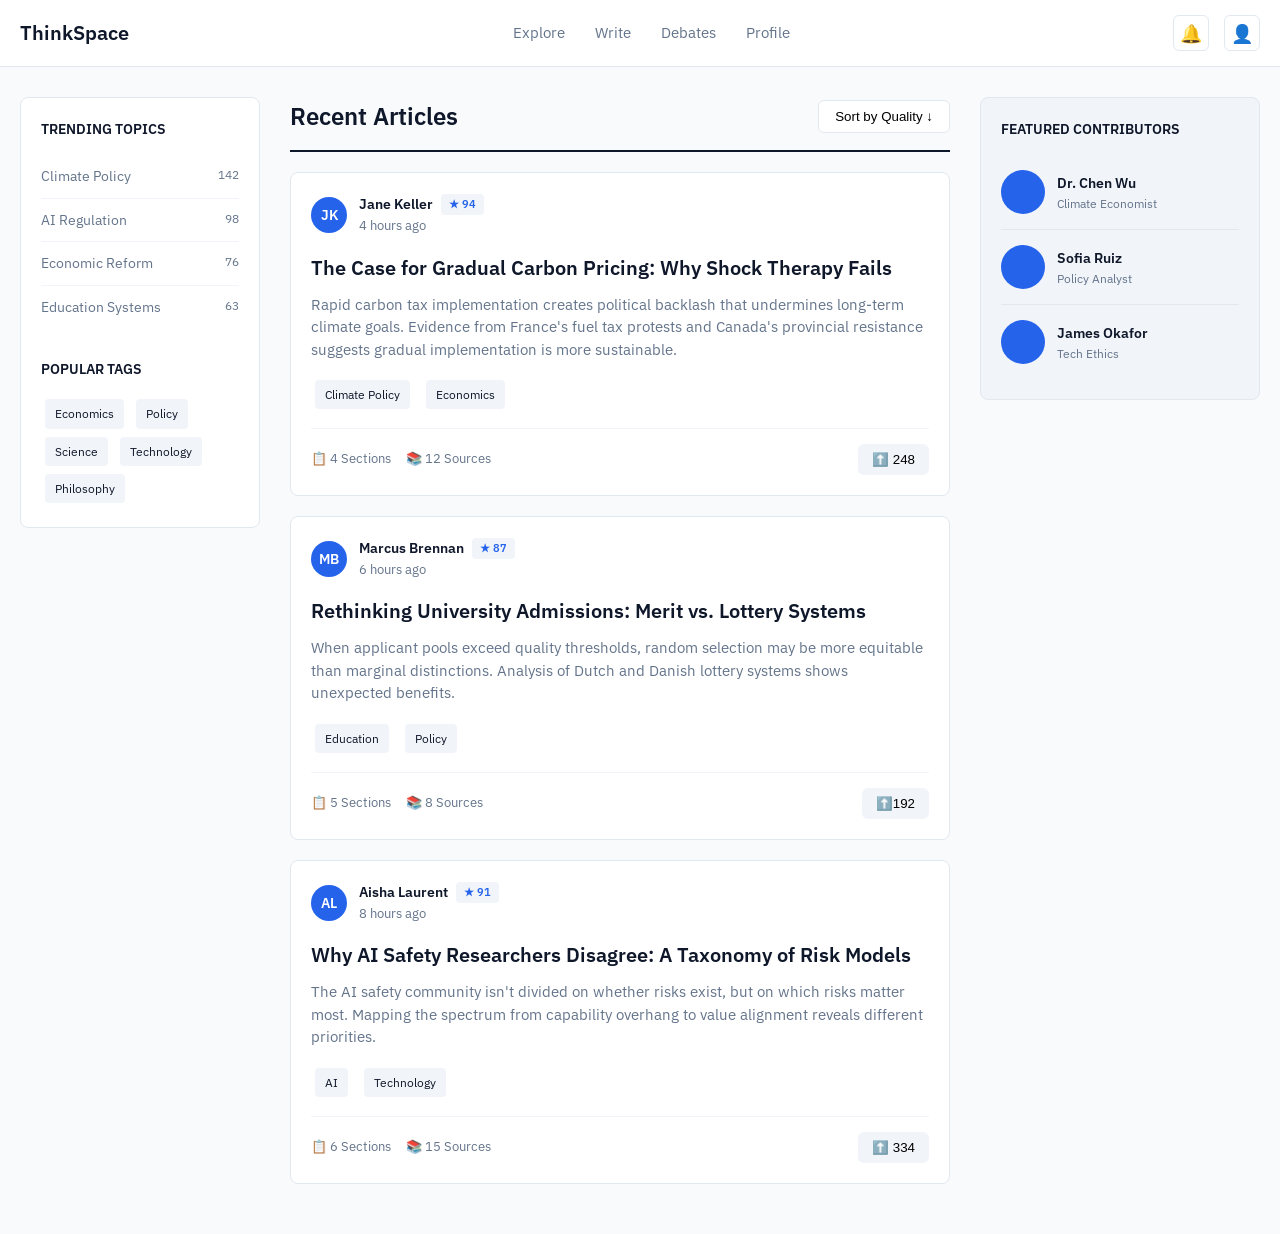
<file: thinkspace.html>
<!DOCTYPE html>
<html lang="en">
<head>
    <meta charset="UTF-8">
    <meta name="viewport" content="width=device-width, initial-scale=1.0">
    <title>ThinkSpace - Home</title>
    <link href="https://fonts.googleapis.com/css2?family=IBM+Plex+Sans:wght@400;500;600&display=swap" rel="stylesheet">
    <link rel="stylesheet" href="feed-styles.css">
</head>
<body>

    <nav>
        <div class="nav-container">
            <div class="logo">ThinkSpace</div>
            <div class="nav-links">
                <a href="thinkspace.html">Explore</a>
                <a href="editor.html">Write</a>
                <a href="Debates.html">Debates</a>
                <a href="profile.html">Profile</a>
            </div>
            <div class="nav-right">
                <div class="icon-btn">🔔</div>
                <div class="icon-btn" onclick="window.location.href='profile.html'" style="cursor: pointer;">👤</div>
            </div>
        </div>
    </nav>


    <div class="main-container">

        <aside class="sidebar">
            <div class="sidebar-title">Trending Topics</div>
            <ul class="sidebar-list">
                <li><a href="#">Climate Policy <span class="count">142</span></a></li>
                <li><a href="#">AI Regulation <span class="count">98</span></a></li>
                <li><a href="#">Economic Reform <span class="count">76</span></a></li>
                <li><a href="#">Education Systems <span class="count">63</span></a></li>
            </ul>
            
            <div style="margin-top: 30px;">
                <div class="sidebar-title">Popular Tags</div>
                <div>
                    <span class="tag">Economics</span>
                    <span class="tag">Policy</span>
                    <span class="tag">Science</span>
                    <span class="tag">Technology</span>
                    <span class="tag">Philosophy</span>
                </div>
            </div>
        </aside>


        <main class="feed">
            <div class="feed-header">
                <h1 class="feed-title">Recent Articles</h1>
                <button class="sort-btn">Sort by Quality ↓</button>
            </div>


            <article class="article-card" onclick="window.location.href='article.html'">
                <div class="article-header">
                    <div class="author-avatar">JK</div>
                    <div class="author-info">
                        <div class="author-name">
                            Jane Keller
                            <span class="credibility-badge">★ 94</span>
                        </div>
                        <div class="article-time">4 hours ago</div>
                    </div>
                </div>
                <h2 class="article-title">The Case for Gradual Carbon Pricing: Why Shock Therapy Fails</h2>
                <p class="article-thesis">Rapid carbon tax implementation creates political backlash that undermines long-term climate goals. Evidence from France's fuel tax protests and Canada's provincial resistance suggests gradual implementation is more sustainable.</p>
                <div class="article-tags">
                    <span class="tag">Climate Policy</span>
                    <span class="tag">Economics</span>
                </div>
                <div class="article-meta">
                    <span class="meta-item">📋 4 Sections</span>
                    <span class="meta-item">📚 12 Sources</span>
                    <button class="quality-btn">⬆️ 248</button>
                </div>
            </article>

            <article class="article-card">
                <div class="article-header">
                    <div class="author-avatar">MB</div>
                    <div class="author-info">
                        <div class="author-name">
                            Marcus Brennan
                            <span class="credibility-badge">★ 87</span>
                        </div>
                        <div class="article-time">6 hours ago</div>
                    </div>
                </div>
                <h2 class="article-title">Rethinking University Admissions: Merit vs. Lottery Systems</h2>
                <p class="article-thesis">When applicant pools exceed quality thresholds, random selection may be more equitable than marginal distinctions. Analysis of Dutch and Danish lottery systems shows unexpected benefits.</p>
                <div class="article-tags">
                    <span class="tag">Education</span>
                    <span class="tag">Policy</span>
                </div>
                <div class="article-meta">
                    <span class="meta-item">📋 5 Sections</span>
                    <span class="meta-item">📚 8 Sources</span>
                    <button class="quality-btn">⬆️192</button>
                </div>
            </article>

            <article class="article-card">
                <div class="article-header">
                    <div class="author-avatar">AL</div>
                    <div class="author-info">
                        <div class="author-name">
                            Aisha Laurent
                            <span class="credibility-badge">★ 91</span>
                        </div>
                        <div class="article-time">8 hours ago</div>
                    </div>
                </div>
                <h2 class="article-title">Why AI Safety Researchers Disagree: A Taxonomy of Risk Models</h2>
                <p class="article-thesis">The AI safety community isn't divided on whether risks exist, but on which risks matter most. Mapping the spectrum from capability overhang to value alignment reveals different priorities.</p>
                <div class="article-tags">
                    <span class="tag">AI</span>
                    <span class="tag">Technology</span>
                </div>
                <div class="article-meta">
                    <span class="meta-item">📋 6 Sections</span>
                    <span class="meta-item">📚 15 Sources</span>
                    <button class="quality-btn">⬆️ 334</button>
                </div>
            </article>
        </main>

        <aside class="sidebar featured-section">
            <div class="sidebar-title">Featured Contributors</div>
            <div class="voice-item">
                <div class="voice-avatar"></div>
                <div>
                    <div class="voice-name">Dr. Chen Wu</div>
                    <div class="voice-desc">Climate Economist</div>
                </div>
            </div>
            <div class="voice-item">
                <div class="voice-avatar"></div>
                <div>
                    <div class="voice-name">Sofia Ruiz</div>
                    <div class="voice-desc">Policy Analyst</div>
                </div>
            </div>
            <div class="voice-item">
                <div class="voice-avatar"></div>
                <div>
                    <div class="voice-name">James Okafor</div>
                    <div class="voice-desc">Tech Ethics</div>
                </div>
            </div>
        </aside>
    </div>

    <script>
        document.getElementById('profileLink').addEventListener('click', function(e) {
            e.preventDefault();
            const loggedInUser = localStorage.getItem('loggedInUser');
            
            if (loggedInUser) {
                window.location.href = 'profile.html';
            } else {
                window.location.href = 'index.html';
            }
        });

        document.querySelectorAll('.icon-btn')[1].addEventListener('click', function() {
            const loggedInUser = localStorage.getItem('loggedInUser');
            
            if (loggedInUser) {
                window.location.href = 'profile.html';
            } else {
                window.location.href = 'index.html';
            }
        });
    </script>
</body>
</html>
</file>
<file: login-styles.css>
:root {
    --deep-slate: #0F172A;
    --soft-white: #F8FAFC;
    --muted-blue: #2563EB;
    --light-gray: #F1F5F9;
    --border-gray: #E2E8F0;
    --text-gray: #64748B;
}

* {
    margin: 0;
    padding: 0;
    box-sizing: border-box;
}

body {
    font-family: 'IBM Plex Sans', Arial, sans-serif;
    background: var(--soft-white);
    color: var(--deep-slate);
    line-height: 1.6;
    display: flex;
    justify-content: center;
    align-items: center;
    min-height: 100vh;
}

.login-container {
    width: 100%;
    max-width: 450px;
    padding: 20px;
}

.login-card {
    background: white;
    border: 1px solid var(--border-gray);
    border-radius: 8px;
    padding: 40px;
    box-shadow: 0 2px 8px rgba(0, 0, 0, 0.05);
}

.logo-section {
    text-align: center;
    margin-bottom: 30px;
}

.logo {
    font-size: 32px;
    font-weight: 600;
    color: var(--deep-slate);
    margin-bottom: 10px;
}

.logo-subtitle {
    color: var(--text-gray);
    font-size: 14px;
}

.demo-notice {
    background: var(--light-gray);
    border: 1px solid var(--border-gray);
    border-radius: 6px;
    padding: 12px;
    margin-bottom: 25px;
    text-align: center;
    font-size: 13px;
    color: var(--text-gray);
}

.demo-credentials {
    background: white;
    padding: 10px;
    border-radius: 4px;
    margin-top: 8px;
    font-family: monospace;
    font-size: 12px;
}

h2 {
    font-size: 24px;
    margin-bottom: 25px;
    text-align: center;
}

.form-group {
    margin-bottom: 20px;
}

label {
    display: block;
    font-size: 14px;
    font-weight: 500;
    margin-bottom: 8px;
    color: var(--deep-slate);
}

input[type="text"],
input[type="password"] {
    width: 100%;
    padding: 12px;
    border: 1px solid var(--border-gray);
    border-radius: 6px;
    font-size: 15px;
    font-family: 'IBM Plex Sans', Arial, sans-serif;
}

input[type="text"]:focus,
input[type="password"]:focus {
    outline: none;
    border-color: var(--muted-blue);
}

.login-btn {
    width: 100%;
    background: var(--muted-blue);
    color: white;
    border: none;
    padding: 14px;
    border-radius: 6px;
    font-size: 16px;
    font-weight: 500;
    cursor: pointer;
    margin-top: 10px;
}

.login-btn:hover {
    background: #1e40af;
}

.error-message {
    background: #fee;
    border: 1px solid #fcc;
    color: #c33;
    padding: 12px;
    border-radius: 6px;
    margin-bottom: 20px;
    font-size: 14px;
    display: none;
}

.error-message.show {
    display: block;
}

.back-link {
    text-align: center;
    margin-top: 20px;
}

.back-link a {
    color: var(--muted-blue);
    text-decoration: none;
    font-size: 14px;
}

.back-link a:hover {
    text-decoration: underline;
}
</file>
<file: article-styles.css>
:root {
    --deep-slate: #0F172A;
    --soft-white: #F8FAFC;
    --muted-blue: #2563EB;
    --light-gray: #F1F5F9;
    --border-gray: #E2E8F0;
    --text-gray: #64748B;
}

* {
    margin: 0;
    padding: 0;
    box-sizing: border-box;
}

body {
    font-family: 'IBM Plex Sans', Arial, sans-serif;
    background: var(--soft-white);
    color: var(--deep-slate);
    line-height: 1.6;
}

nav {
    background: white;
    border-bottom: 1px solid var(--border-gray);
    padding: 15px 0;
}

.nav-container {
    max-width: 1400px;
    margin: 0 auto;
    padding: 0 20px;
    display: flex;
    justify-content: space-between;
    align-items: center;
}

.logo {
    font-size: 20px;
    font-weight: 600;
    color: var(--deep-slate);
    text-decoration: none;
}

.nav-links {
    display: flex;
    gap: 30px;
}

.nav-links a {
    color: var(--text-gray);
    text-decoration: none;
    font-size: 15px;
}

.nav-links a:hover {
    color: var(--deep-slate);
}

.article-container {
    max-width: 800px;
    margin: 40px auto;
    padding: 0 20px;
}

.article-header {
    margin-bottom: 40px;
}

.article-title {
    font-size: 36px;
    font-weight: 600;
    margin-bottom: 20px;
    line-height: 1.3;
}

.article-meta {
    display: flex;
    align-items: center;
    gap: 20px;
    padding: 20px;
    background: var(--light-gray);
    border-radius: 8px;
}

.author-section {
    display: flex;
    align-items: center;
    gap: 12px;
}

.author-avatar {
    width: 50px;
    height: 50px;
    border-radius: 50%;
    background: var(--muted-blue);
    color: white;
    display: flex;
    align-items: center;
    justify-content: center;
    font-weight: 600;
}

.author-name {
    font-weight: 600;
    font-size: 16px;
}

.author-cred {
    font-size: 14px;
    color: var(--text-gray);
}

.article-stats {
    margin-left: auto;
    text-align: right;
    font-size: 14px;
    color: var(--text-gray);
}

.section {
    background: white;
    border: 1px solid var(--border-gray);
    border-radius: 8px;
    padding: 30px;
    margin-bottom: 20px;
}

.section-label {
    font-size: 12px;
    font-weight: 600;
    color: var(--muted-blue);
    text-transform: uppercase;
    margin-bottom: 10px;
    letter-spacing: 1px;
}

.section-title {
    font-size: 20px;
    font-weight: 600;
    margin-bottom: 15px;
    color: var(--deep-slate);
}

.section-content {
    font-size: 16px;
    line-height: 1.8;
    color: var(--deep-slate);
}

.evidence-block {
    background: var(--light-gray);
    padding: 20px;
    border-radius: 6px;
    margin-bottom: 15px;
    border-left: 3px solid var(--muted-blue);
}

.evidence-source {
    font-size: 14px;
    color: var(--muted-blue);
    margin-bottom: 10px;
    word-break: break-all;
}

.evidence-text {
    font-size: 15px;
    line-height: 1.6;
}

.reference-list {
    list-style: none;
    counter-reset: reference-counter;
}

.reference-list li {
    counter-increment: reference-counter;
    margin-bottom: 10px;
    padding-left: 30px;
    position: relative;
    font-size: 14px;
    line-height: 1.5;
}

.reference-list li:before {
    content: "[" counter(reference-counter) "]";
    position: absolute;
    left: 0;
    font-weight: 600;
    color: var(--muted-blue);
}

.reference-list a {
    color: var(--muted-blue);
    word-break: break-all;
}

.tags-section {
    margin-top: 30px;
}
.tag {
    display: inline-block;
    background: var(--light-gray);
    padding: 6px 12px;
    border-radius: 4px;
    font-size: 13px;
    margin-right: 8px;
    margin-bottom: 8px;
}

.action-bar {
    display: flex;
    justify-content: space-between;
    align-items: center;
    padding: 20px;
    background: white;
    border: 1px solid var(--border-gray);
    border-radius: 8px;
    margin-top: 30px;
}

.upvote-btn {
    background: var(--light-gray);
    border: 1px solid var(--border-gray);
    padding: 10px 20px;
    border-radius: 6px;
    cursor: pointer;
    font-size: 16px;
}

.upvote-btn:hover {
    background: var(--border-gray);
}

.share-btn {
    background: white;
    border: 1px solid var(--border-gray);
    padding: 10px 20px;
    border-radius: 6px;
    cursor: pointer;
}

.share-btn:hover {
    background: var(--light-gray);
}
</file>
<file: profile-styles.css>
:root {
    --deep-slate: #0F172A;
    --soft-white: #F8FAFC;
    --muted-blue: #2563EB;
    --light-gray: #F1F5F9;
    --border-gray: #E2E8F0;
    --text-gray: #64748B;
}

* {
    margin: 0;
    padding: 0;
    box-sizing: border-box;
}

body {
    font-family: 'IBM Plex Sans', Arial, sans-serif;
    background: var(--soft-white);
    color: var(--deep-slate);
    line-height: 1.6;
}


nav {
    background: white;
    border-bottom: 1px solid var(--border-gray);
    padding: 15px 0;
}

.nav-container {
    max-width: 1400px;
    margin: 0 auto;
    padding: 0 20px;
    display: flex;
    justify-content: space-between;
    align-items: center;
}

.logo {
    font-size: 20px;
    font-weight: 600;
    color: var(--deep-slate);
    text-decoration: none;
}

.nav-links {
    display: flex;
    gap: 30px;
}

.nav-links a {
    color: var(--text-gray);
    text-decoration: none;
    font-size: 15px;
}

.nav-links a:hover {
    color: var(--deep-slate);
}

.profile-container {
    max-width: 1000px;
    margin: 40px auto;
    padding: 0 20px;
}

.profile-header {
    background: white;
    border: 1px solid var(--border-gray);
    border-radius: 8px;
    padding: 40px;
    margin-bottom: 30px;
}

.profile-top {
    display: flex;
    align-items: center;
    gap: 30px;
    margin-bottom: 30px;
}

.profile-avatar {
    width: 120px;
    height: 120px;
    border-radius: 50%;
    background: var(--muted-blue);
    color: white;
    display: flex;
    align-items: center;
    justify-content: center;
    font-size: 48px;
    font-weight: 600;
}

.profile-info h1 {
    font-size: 32px;
    margin-bottom: 10px;
}

.profile-bio {
    font-size: 16px;
    color: var(--text-gray);
    margin-bottom: 15px;
}

.profile-joined {
    font-size: 14px;
    color: var(--text-gray);
}

.stats-grid {
    display: grid;
    grid-template-columns: repeat(3, 1fr);
    gap: 20px;
}

.stat-card {
    background: var(--light-gray);
    padding: 20px;
    border-radius: 6px;
    text-align: center;
}

.stat-number {
    font-size: 36px;
    font-weight: 600;
    color: var(--muted-blue);
    margin-bottom: 5px;
}

.stat-label {
    font-size: 14px;
    color: var(--text-gray);
    text-transform: uppercase;
    letter-spacing: 1px;
}

.articles-section {
    margin-top: 30px;
}

.section-title {
    font-size: 24px;
    font-weight: 600;
    margin-bottom: 20px;
}

.article-list {
    display: flex;
    flex-direction: column;
    gap: 20px;
}

.article-item {
    background: white;
    border: 1px solid var(--border-gray);
    border-radius: 8px;
    padding: 25px;
    cursor: pointer;
}

.article-item:hover {
    border-color: var(--muted-blue);
}

.article-item-title {
    font-size: 20px;
    font-weight: 600;
    margin-bottom: 10px;
}

.article-item-excerpt {
    font-size: 15px;
    color: var(--text-gray);
    margin-bottom: 15px;
    line-height: 1.5;
}

.article-item-meta {
    display: flex;
    gap: 20px;
    font-size: 14px;
    color: var(--text-gray);
}

.article-item-tags {
    display: flex;
    gap: 8px;
    margin-top: 15px;
}

.tag {
    background: var(--light-gray);
    padding: 5px 12px;
    border-radius: 4px;
    font-size: 12px;
}

.empty-state {
    text-align: center;
    padding: 60px 20px;
    color: var(--text-gray);
}

.empty-state-icon {
    font-size: 64px;
    margin-bottom: 20px;
}

.empty-state-text {
    font-size: 18px;
    margin-bottom: 20px;
}

.write-btn {
    background: var(--muted-blue);
    color: white;
    border: none;
    padding: 12px 24px;
    border-radius: 6px;
    font-size: 16px;
    cursor: pointer;
    text-decoration: none;
    display: inline-block;
}

.write-btn:hover {
    background: #1e40af;
}
</file>
<file: feed-styles.css>
:root {
    --deep-slate: #0F172A;
    --soft-white: #F8FAFC;
    --muted-blue: #2563EB;
    --light-gray: #F1F5F9;
    --border-gray: #E2E8F0;
    --text-gray: #64748B;
}

* {
    margin: 0;
    padding: 0;
    box-sizing: border-box;
}

body {
    font-family: 'IBM Plex Sans', Arial, sans-serif;
    background: var(--soft-white);
    color: var(--deep-slate);
    line-height: 1.6;
}

nav {
    background: white;
    border-bottom: 1px solid var(--border-gray);
    padding: 15px 0;
}

.nav-container {
    max-width: 1400px;
    margin: 0 auto;
    padding: 0 20px;
    display: flex;
    justify-content: space-between;
    align-items: center;
}

.logo {
    font-size: 20px;
    font-weight: 600;
    color: var(--deep-slate);
}

.nav-links {
    display: flex;
    gap: 30px;
}

.nav-links a {
    color: var(--text-gray);
    text-decoration: none;
    font-size: 15px;
}

.nav-links a:hover {
    color: var(--deep-slate);
}

.nav-right {
    display: flex;
    gap: 15px;
}

.icon-btn {
    width: 36px;
    height: 36px;
    border-radius: 6px;
    border: 1px solid var(--border-gray);
    background: white;
    cursor: pointer;
    font-size: 18px;
    text-align: center;
    line-height: 36px;
}

.icon-btn:hover {
    background: var(--light-gray);
}

.main-container {
    max-width: 1400px;
    margin: 0 auto;
    padding: 30px 20px;
    display: grid;
    grid-template-columns: 240px 1fr 280px;
    gap: 30px;
}
.sidebar {
    background: white;
    border: 1px solid var(--border-gray);
    border-radius: 8px;
    padding: 20px;
    height: fit-content;
}

.sidebar-title {
    font-size: 14px;
    font-weight: 600;
    margin-bottom: 15px;
    text-transform: uppercase;
}

.sidebar-list {
    list-style: none;
}

.sidebar-list li {
    padding: 10px 0;
    border-bottom: 1px solid var(--light-gray);
}

.sidebar-list li:last-child {
    border-bottom: none;
}

.sidebar-list a {
    color: var(--text-gray);
    text-decoration: none;
    font-size: 14px;
    display: flex;
    justify-content: space-between;
}

.sidebar-list a:hover {
    color: var(--muted-blue);
}

.count {
    font-size: 12px;
    color: var(--text-gray);
}

.tag {
    display: inline-block;
    background: var(--light-gray);
    padding: 5px 10px;
    border-radius: 4px;
    font-size: 12px;
    margin: 4px;
    cursor: pointer;
}

.tag:hover {
    background: var(--border-gray);
}

.feed {
    min-height: 100vh;
}

.feed-header {
    display: flex;
    justify-content: space-between;
    align-items: center;
    margin-bottom: 20px;
    padding-bottom: 15px;
    border-bottom: 2px solid var(--deep-slate);
}

.feed-title {
    font-size: 24px;
    font-weight: 600;
}

.sort-btn {
    background: white;
    border: 1px solid var(--border-gray);
    padding: 8px 16px;
    border-radius: 6px;
    cursor: pointer;
}

.sort-btn:hover {
    border-color: var(--muted-blue);
}

.article-card {
    background: white;
    border: 1px solid var(--border-gray);
    border-radius: 8px;
    padding: 20px;
    margin-bottom: 20px;
    cursor: pointer;
}

.article-card:hover {
    border-color: var(--muted-blue);
}

.article-header {
    display: flex;
    align-items: center;
    gap: 12px;
    margin-bottom: 15px;
}

.author-avatar {
    width: 36px;
    height: 36px;
    border-radius: 50%;
    background: var(--muted-blue);
    color: white;
    display: flex;
    align-items: center;
    justify-content: center;
    font-weight: 600;
    font-size: 14px;
}

.author-info {
    flex: 1;
}

.author-name {
    font-weight: 600;
    font-size: 14px;
    display: flex;
    align-items: center;
    gap: 8px;
}

.credibility-badge {
    background: var(--light-gray);
    padding: 2px 8px;
    border-radius: 4px;
    font-size: 11px;
    color: var(--muted-blue);
}

.article-time {
    font-size: 13px;
    color: var(--text-gray);
}

.article-title {
    font-size: 20px;
    font-weight: 600;
    margin-bottom: 10px;
}

.article-thesis {
    font-size: 15px;
    color: var(--text-gray);
    margin-bottom: 15px;
    line-height: 1.5;
}

.article-tags {
    display: flex;
    gap: 8px;
    margin-bottom: 15px;
}

.article-meta {
    display: flex;
    align-items: center;
    gap: 15px;
    padding-top: 15px;
    border-top: 1px solid var(--light-gray);
}

.meta-item {
    display: flex;
    align-items: center;
    gap: 6px;
    font-size: 13px;
    color: var(--text-gray);
}

.quality-btn {
    margin-left: auto;
    background: var(--light-gray);
    padding: 8px 14px;
    border-radius: 6px;
    border: none;
    cursor: pointer;
}

.quality-btn:hover {
    background: var(--border-gray);
}

.featured-section {
    background: var(--light-gray);
    padding: 20px;
    border-radius: 8px;
}

.voice-item {
    display: flex;
    align-items: center;
    gap: 12px;
    padding: 15px 0;
    border-bottom: 1px solid var(--border-gray);
}

.voice-item:last-child {
    border-bottom: none;
}

.voice-avatar {
    width: 44px;
    height: 44px;
    border-radius: 50%;
    background: var(--muted-blue);
}

.voice-name {
    font-weight: 600;
    font-size: 14px;
}

.voice-desc {
    font-size: 12px;
    color: var(--text-gray);
}



@media (max-width: 1200px) {
    .main-container {
        grid-template-columns: 1fr;
    }
    
    .sidebar {
        display: none;
    }
}
</file>
